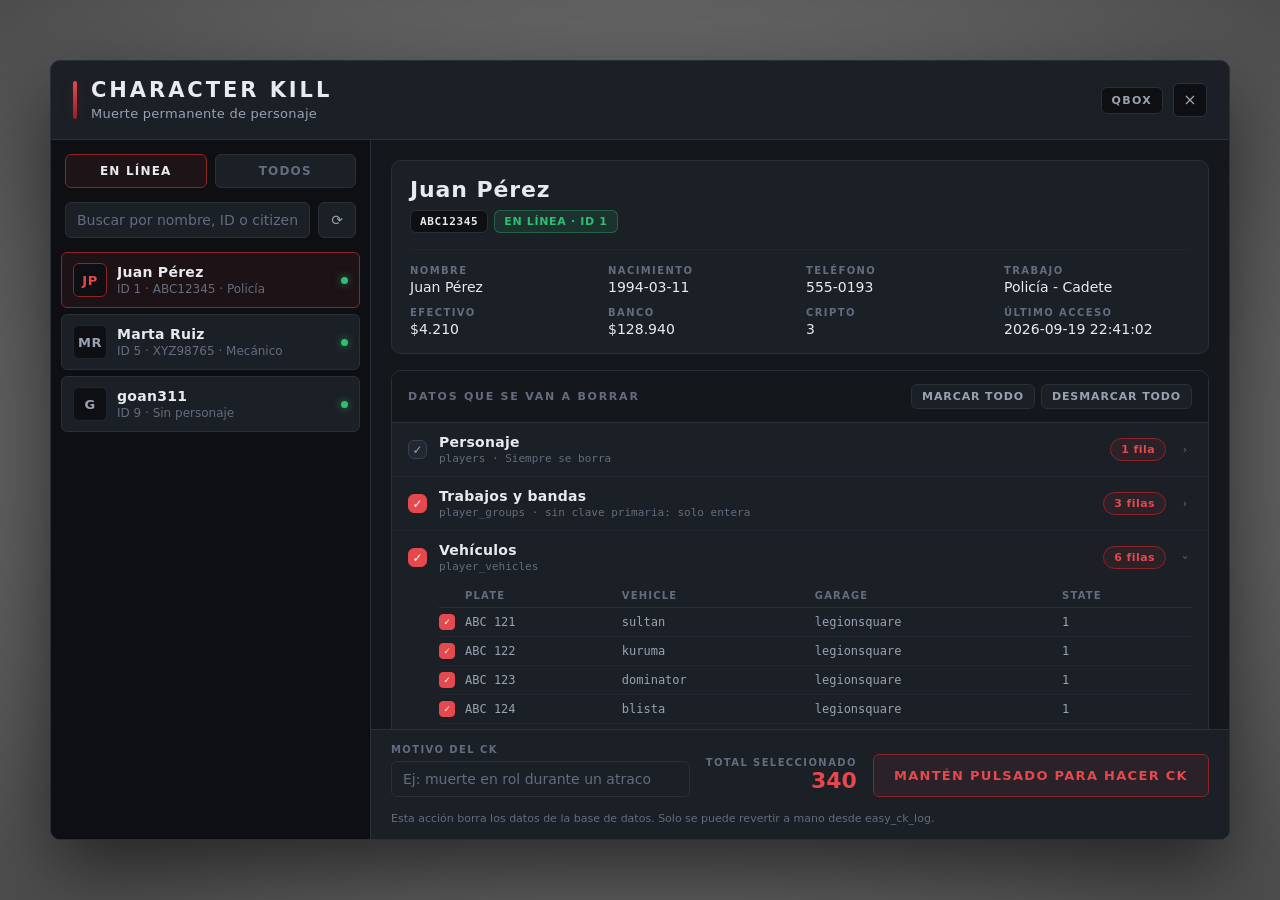
<file: tools/demo.html>
<!DOCTYPE html>
<html lang="es">
<head>
<meta charset="utf-8">
<title>21-easyck · demo</title>
<link rel="stylesheet" href="../html/style.css">
</head>
<body>
<!-- UI demo, for tweaking the design without starting a server.
     It loads the real html/style.css and html/app.js and feeds them sample data.

     Browsers will not read files over file://, so serve the folder instead:
       python3 -m http.server 8000
     and open http://localhost:8000/tools/demo.html -->
<div id="host"></div>

<script>
// Pulls the real markup from html/index.html into this page.
fetch('../html/index.html')
    .then((response) => response.text())
    .then((html) => {
        const doc = new DOMParser().parseFromString(html, 'text/html');
        document.getElementById('host').innerHTML = doc.getElementById('app').outerHTML;
        document.getElementById('app').classList.add('hidden');

        const script = document.createElement('script');
        script.src = '../html/app.js';
        script.onload = start;
        document.body.appendChild(script);
    });

const LOCALE = {
    title: 'Character Kill', subtitle: 'Muerte permanente de personaje',
    tab_online: 'En línea', tab_all: 'Todos', search: 'Buscar por nombre, ID o citizenid...',
    search_all: 'Buscar por nombre o citizenid...', load_more: 'Cargar más',
    no_players: 'No hay jugadores conectados', no_results: 'Ningún personaje coincide con la búsqueda',
    no_char: 'Sin personaje', empty_title: 'Selecciona un jugador',
    empty_text: 'Elige a alguien de la lista o busca un personaje desconectado para ver todo lo que se va a borrar.',
    loading: 'Cargando...', data: 'Datos que se van a borrar', select_all: 'Marcar todo',
    select_none: 'Desmarcar todo', locked: 'Siempre se borra', rows: 'filas', row: 'fila',
    empty_table: 'Sin datos', more_rows: 'y %s filas más', soft_delete: 'Se marcará como borrado',
    total: 'Total seleccionado', reason: 'Motivo del CK', reason_ph: 'Ej: muerte en rol durante un atraco',
    reason_req: 'Obligatorio', kill: 'Mantén pulsado para hacer CK', killing: 'Ejecutando CK...',
    close: 'Cerrar', status_online: 'En línea', status_offline: 'Desconectado',
    nothing_selected: 'No has seleccionado ninguna tabla.',
    detected: 'detectada', no_key: 'sin clave primaria: solo entera',
    showing: 'mostrando %s de %s', load_rows: 'Cargar todas las filas',
    loading_rows: 'Cargando filas...', rows_selected: '%s de %s filas',
    irreversible: 'Esta acción borra los datos de la base de datos. Solo se puede revertir a mano desde easy_ck_log.',
    f_name: 'Nombre', f_birth: 'Nacimiento', f_phone: 'Teléfono', f_job: 'Trabajo',
    f_gang: 'Banda', f_cash: 'Efectivo', f_bank: 'Banco', f_crypto: 'Cripto', f_last_seen: 'Último acceso',
};

function rows(count, make) {
    const out = [];
    for (let i = 1; i <= count; i++) out.push({ id: String(i), cells: make(i) });
    return out;
}

function table(name, label, count, columns, sample, extra) {
    return Object.assign({
        table: name, label, count, columns, rows: sample, key: 'id',
        links: ['citizenid'], mode: 'delete', locked: false, discovered: false, selected: true,
    }, extra || {});
}

function start() {
    window.postMessage({ action: 'open', data: {
        locale: LOCALE, framework: 'qbox', requireReason: false,
        players: [
            { id: 1, steam: 'jaiminator21', charId: 'ABC12345', name: 'Juan Pérez', job: 'Policía' },
            { id: 5, steam: 'Piquito2310', charId: 'XYZ98765', name: 'Marta Ruiz', job: 'Mecánico' },
            { id: 9, steam: 'goan311', charId: null, name: null, job: null },
        ],
    } }, '*');

    setTimeout(() => window.postMessage({ action: 'preview', data: {
        charId: 'ABC12345', name: 'Juan Pérez', online: 1, framework: 'qbox',
        summary: [
            { key: 'f_name', value: 'Juan Pérez' }, { key: 'f_birth', value: '1994-03-11' },
            { key: 'f_phone', value: '555-0193' }, { key: 'f_job', value: 'Policía - Cadete' },
            { key: 'f_cash', value: '$4.210' }, { key: 'f_bank', value: '$128.940' },
            { key: 'f_crypto', value: '3' }, { key: 'f_last_seen', value: '2026-09-19 22:41:02' },
        ],
        tables: [
            table('players', 'Personaje', 1, ['name', 'money'],
                [{ id: 'ABC12345', cells: ['jaiminator21', '{"cash":4210,"bank":128940}'] }],
                { locked: true, key: 'citizenid' }),
            table('player_groups', 'Trabajos y bandas', 3, ['group', 'type', 'grade'],
                rows(3, (i) => [['police', 'vagos', 'unemployed'][i - 1], i === 2 ? 'gang' : 'job', String(i)]),
                { key: null }),
            table('player_vehicles', 'Vehículos', 6, ['plate', 'vehicle', 'garage', 'state'],
                rows(6, (i) => [`ABC 12${i}`, ['sultan', 'kuruma', 'dominator', 'blista', 'faggio', 'sentinel'][i - 1], 'legionsquare', '1']),
                { open: true }),
            table('playerskins', 'Apariencia', 1, ['model'], rows(1, () => ['mp_m_freemode_01'])),
            table('player_outfits', 'Outfits', 4, ['outfitname', 'model'],
                rows(4, (i) => [['Uniforme', 'Playa', 'Traje', 'Gimnasio'][i - 1], 'mp_m_freemode_01'])),
            table('properties', 'Propiedades', 2, ['name'], rows(2, (i) => [['Mirror Park 4', 'Trastero'][i - 1]]),
                { links: ['owner'] }),
            table('twitter_accounts', 'twitter_accounts', 2, ['username', 'created'],
                rows(2, (i) => [['@juanp', '@jp_alt'][i - 1], '2026-04-0' + i]), { discovered: true }),
            table('npwd_messages', 'npwd_messages', 312, ['body', 'date'],
                rows(25, (i) => ['nos vemos en el taller', '2026-09-1' + (i % 9)]),
                { discovered: true, links: ['sender_citizenid', 'receiver_citizenid'] }),
            table('phone_messages', 'Mensajes', 184, ['number', 'message'],
                rows(25, (i) => ['555-010' + i, 'a las 22:00']), { selected: false }),
            table('phone_invoices', 'Facturas', 9, ['amount', 'society'], rows(9, (i) => [String(i * 120), 'mechanic'])),
        ],
    } }, '*'), 60);
}
</script>
</body>
</html>
</file>
<file: html/style.css>
/* 21-easyck --------------------------------------------------------------
   Same visual language as 21-hud and 21-garages: graphite, 1px hairlines,
   small-caps headings, an accent bar in the header and the accent marking
   whatever is active. Here the accent is red, because everything this panel
   does is destructive.
------------------------------------------------------------------------ */

:root {
    --bg-deep:    #0d0f12;
    --bg-panel:   #14171c;
    --bg-raised:  #1b1f26;
    --bg-hover:   #222732;
    --line:       #2a2f3a;
    --line-soft:  #202531;

    --text:       #e8eaef;
    --dim:        #9aa2b1;
    --faint:      #646c7d;

    --accent:      #e5484d;
    --accent-dim:  #8f2427;
    --accent-lift: #f26b70;
    --accent-glow: rgba(229, 72, 77, .18);
    --accent-tint: rgba(229, 72, 77, .08);

    --good:      #2fbf71;
    --good-soft: rgba(47, 191, 113, .12);
    --warn:      #d8a341;
    --warn-soft: rgba(216, 163, 65, .12);

    --radius:    10px;
    --radius-sm: 6px;
    --font: 'Rajdhani', 'Segoe UI Semibold', 'Segoe UI', system-ui, -apple-system, sans-serif;
}

* { box-sizing: border-box; margin: 0; padding: 0; }

body {
    font-family: var(--font);
    color: var(--text);
    background: transparent;
    height: 100vh;
    overflow: hidden;
    user-select: none;
}

.hidden { display: none !important; }

#app {
    position: fixed;
    inset: 0;
    display: grid;
    place-items: center;
    background: radial-gradient(ellipse at center, rgba(0, 0, 0, .45) 0%, rgba(0, 0, 0, .7) 100%);
}

.panel {
    width: min(1180px, 93vw);
    height: min(780px, 88vh);
    display: flex;
    flex-direction: column;
    background: var(--bg-panel);
    border: 1px solid var(--line);
    border-radius: var(--radius);
    box-shadow: 0 32px 80px rgba(0, 0, 0, .6);
    overflow: hidden;
    animation: panelRise .22s cubic-bezier(.2, .8, .3, 1);
}

@keyframes panelRise {
    from { opacity: 0; transform: translateY(12px); }
    to   { opacity: 1; transform: none; }
}

/* ── Header ─────────────────────────────────────────────────────────── */

.panel-head {
    display: flex;
    align-items: center;
    justify-content: space-between;
    gap: 20px;
    padding: 18px 22px;
    background: var(--bg-raised);
    border-bottom: 1px solid var(--line);
}

.brand { position: relative; padding-left: 18px; }

.brand::before {
    content: '';
    position: absolute;
    left: 0;
    top: 2px;
    width: 4px;
    height: 38px;
    border-radius: 2px;
    background: linear-gradient(180deg, var(--accent), var(--accent-dim));
    box-shadow: 0 0 14px var(--accent-glow);
}

.brand h1 {
    font-size: 21px;
    font-weight: 700;
    letter-spacing: .14em;
    text-transform: uppercase;
    line-height: 1.1;
}

.brand p { margin-top: 4px; font-size: 13px; color: var(--dim); letter-spacing: .02em; }

.head-right { display: flex; align-items: center; gap: 10px; }

.badge {
    font-size: 11px;
    font-weight: 700;
    text-transform: uppercase;
    letter-spacing: .12em;
    color: var(--dim);
    background: var(--bg-deep);
    border: 1px solid var(--line);
    padding: 6px 10px;
    border-radius: var(--radius-sm);
}

.icon-btn {
    width: 34px;
    height: 34px;
    flex: none;
    border: 1px solid var(--line);
    border-radius: var(--radius-sm);
    background: var(--bg-deep);
    color: var(--dim);
    font-size: 16px;
    line-height: 1;
    font-family: inherit;
    cursor: pointer;
    transition: background .15s ease, border-color .15s ease, color .15s ease;
}

.icon-btn:hover { background: var(--accent); border-color: var(--accent); color: #fff; }

/* ── Body ───────────────────────────────────────────────────────────── */

.panel-body {
    flex: 1;
    display: grid;
    grid-template-columns: 320px 1fr;
    min-height: 0;
}

/* ── Sidebar ────────────────────────────────────────────────────────── */

.sidebar {
    display: flex;
    flex-direction: column;
    min-height: 0;
    background: var(--bg-deep);
    border-right: 1px solid var(--line);
}

.tabs { display: flex; flex: none; gap: 8px; padding: 14px 14px 0; }

.tab {
    flex: 1;
    padding: 9px;
    font-family: inherit;
    font-size: 12px;
    font-weight: 700;
    letter-spacing: .1em;
    text-transform: uppercase;
    color: var(--faint);
    background: var(--bg-raised);
    border: 1px solid var(--line);
    border-radius: var(--radius-sm);
    cursor: pointer;
    transition: background .16s ease, border-color .16s ease, color .16s ease;
}

.tab:hover { background: var(--bg-hover); color: var(--text); }
.tab.active { background: var(--accent-tint); border-color: var(--accent-dim); color: var(--text); }

.search { display: flex; flex: none; gap: 8px; padding: 14px; }

.search input,
.reason-wrap input {
    flex: 1;
    min-width: 0;
    background: var(--bg-raised);
    border: 1px solid var(--line);
    border-radius: var(--radius-sm);
    padding: 9px 11px;
    color: var(--text);
    font-family: inherit;
    font-size: 14px;
    outline: none;
    transition: border-color .15s ease;
}

.search input:focus,
.reason-wrap input:focus { border-color: var(--accent-dim); }
.search input::placeholder,
.reason-wrap input::placeholder { color: var(--faint); }

.ghost-btn {
    font-family: inherit;
    font-size: 14px;
    color: var(--dim);
    background: var(--bg-raised);
    border: 1px solid var(--line);
    border-radius: var(--radius-sm);
    padding: 0 12px;
    cursor: pointer;
    transition: background .15s ease, border-color .15s ease, color .15s ease;
}

.ghost-btn:hover { background: var(--bg-hover); border-color: #39404f; color: var(--text); }

.ghost-btn.sm {
    padding: 5px 10px;
    font-size: 11px;
    font-weight: 700;
    letter-spacing: .08em;
    text-transform: uppercase;
}

.list { flex: 1; min-height: 0; overflow-y: auto; padding: 0 10px 10px; }

.entry {
    display: flex;
    align-items: center;
    gap: 10px;
    padding: 10px 11px;
    margin-bottom: 6px;
    background: var(--bg-raised);
    border: 1px solid var(--line);
    border-radius: var(--radius-sm);
    cursor: pointer;
    transition: background .16s ease, border-color .16s ease;
}

.entry:hover { background: var(--bg-hover); border-color: #39404f; }
.entry.active { background: var(--accent-tint); border-color: var(--accent-dim); }

.avatar {
    width: 34px;
    height: 34px;
    flex: none;
    display: grid;
    place-items: center;
    background: var(--bg-deep);
    border: 1px solid var(--line-soft);
    border-radius: var(--radius-sm);
    font-size: 13px;
    font-weight: 700;
    letter-spacing: .04em;
    color: var(--dim);
}

.entry.active .avatar { color: var(--accent); border-color: var(--accent-dim); }

.entry-info { flex: 1; min-width: 0; }

.entry-name {
    font-size: 14px;
    font-weight: 600;
    letter-spacing: .02em;
    white-space: nowrap;
    overflow: hidden;
    text-overflow: ellipsis;
}

.entry-meta {
    margin-top: 2px;
    font-size: 12px;
    color: var(--faint);
    white-space: nowrap;
    overflow: hidden;
    text-overflow: ellipsis;
}

.dot { width: 7px; height: 7px; flex: none; border-radius: 50%; background: #39404f; }
.dot.on { background: var(--good); box-shadow: 0 0 8px rgba(47, 191, 113, .7); }

.more-btn {
    flex: none;
    margin: 0 14px 14px;
    padding: 9px;
    font-family: inherit;
    font-size: 12px;
    font-weight: 700;
    letter-spacing: .08em;
    text-transform: uppercase;
    color: var(--dim);
    background: var(--bg-raised);
    border: 1px solid var(--line);
    border-radius: var(--radius-sm);
    cursor: pointer;
    transition: background .15s ease, color .15s ease;
}

.more-btn:hover { background: var(--bg-hover); color: var(--text); }

.list-empty { padding: 28px 14px; text-align: center; font-size: 13px; color: var(--faint); }

/* ── Content ────────────────────────────────────────────────────────── */

.content { display: flex; flex-direction: column; min-height: 0; }

.empty {
    flex: 1;
    display: flex;
    flex-direction: column;
    align-items: center;
    justify-content: center;
    gap: 10px;
    padding: 40px;
    text-align: center;
}

.empty-mark {
    width: 52px;
    height: 52px;
    display: grid;
    place-items: center;
    font-size: 24px;
    color: var(--faint);
    background: var(--bg-raised);
    border: 1px solid var(--line);
    border-radius: var(--radius);
}

.empty h2 {
    font-size: 15px;
    font-weight: 700;
    letter-spacing: .14em;
    text-transform: uppercase;
}

.empty p { max-width: 400px; font-size: 13px; color: var(--faint); line-height: 1.5; }

.preview {
    flex: 1;
    min-height: 0;
    overflow-y: auto;
    padding: 20px;
    display: flex;
    flex-direction: column;
    gap: 16px;
}

/* Without this the cards shrink to fit the flex column and the table list gets
   clipped instead of overflowing, so the scrollbar never appears. They must keep
   their height and let the container scroll. */
.preview > * { flex: 0 0 auto; }

.card {
    background: var(--bg-raised);
    border: 1px solid var(--line);
    border-radius: var(--radius);
    overflow: hidden;
}

/* Character sheet */

.char-card { padding: 16px 18px; }

.char-head h2 { font-size: 22px; font-weight: 700; letter-spacing: .04em; }

.chips { display: flex; flex-wrap: wrap; gap: 6px; margin-top: 8px; }

.chip {
    font-size: 11px;
    font-weight: 600;
    letter-spacing: .06em;
    text-transform: uppercase;
    padding: 4px 9px;
    border-radius: var(--radius-sm);
    background: var(--bg-deep);
    border: 1px solid var(--line);
    color: var(--dim);
}

.chip.mono { font-family: ui-monospace, Menlo, Consolas, monospace; text-transform: none; color: var(--text); }
.chip.on { color: var(--good); border-color: rgba(47, 191, 113, .35); background: var(--good-soft); }

.fields {
    display: grid;
    grid-template-columns: repeat(auto-fill, minmax(150px, 1fr));
    gap: 12px;
    margin-top: 16px;
    padding-top: 15px;
    border-top: 1px solid var(--line-soft);
}

.field-label {
    font-size: 10px;
    font-weight: 700;
    letter-spacing: .14em;
    text-transform: uppercase;
    color: var(--faint);
}

.field-value { margin-top: 3px; font-size: 14px; word-break: break-word; }

/* Tables */

.card-head {
    display: flex;
    align-items: center;
    justify-content: space-between;
    gap: 12px;
    padding: 13px 16px;
    background: var(--bg-panel);
    border-bottom: 1px solid var(--line);
}

.card-head h3 {
    font-size: 11px;
    font-weight: 700;
    letter-spacing: .16em;
    text-transform: uppercase;
    color: var(--faint);
}

.card-head-actions { display: flex; gap: 6px; }

.table-row { border-bottom: 1px solid var(--line-soft); }
.table-row:last-child { border-bottom: none; }
.table-row.off .table-label,
.table-row.off .table-sub { opacity: .45; }

.table-main {
    display: flex;
    align-items: center;
    gap: 12px;
    padding: 11px 16px;
    cursor: pointer;
    transition: background .14s ease;
}

.table-main:hover { background: var(--bg-hover); }

.check {
    width: 19px;
    height: 19px;
    flex: none;
    display: grid;
    place-items: center;
    border: 1px solid var(--line);
    border-radius: var(--radius-sm);
    background: var(--bg-deep);
    font-size: 12px;
    line-height: 1;
    color: transparent;
    transition: background .14s ease, border-color .14s ease, color .14s ease;
}

.check.on { background: var(--accent); border-color: var(--accent); color: #fff; }
.check.locked { background: var(--bg-hover); border-color: #39404f; color: var(--dim); }

/* Partial selection: not the whole table, only the ticked rows */
.check.partial { background: var(--warn); border-color: var(--warn); color: #14171c; font-weight: 700; }

/* Per-row checkbox */
.row-check {
    width: 16px;
    height: 16px;
    display: grid;
    place-items: center;
    border: 1px solid var(--line);
    border-radius: 4px;
    background: var(--bg-deep);
    font-size: 10px;
    line-height: 1;
    color: transparent;
    cursor: pointer;
    transition: background .12s ease, border-color .12s ease, color .12s ease;
}

.row-check:hover { border-color: #39404f; }
.row-check.on { background: var(--accent); border-color: var(--accent); color: #fff; }
.row-check.disabled { cursor: not-allowed; opacity: .4; color: var(--dim); }

.table-name { flex: 1; min-width: 0; }

.table-label { font-size: 14px; font-weight: 600; letter-spacing: .02em; }

.table-sub {
    margin-top: 2px;
    font-size: 11px;
    color: var(--faint);
    font-family: ui-monospace, Menlo, Consolas, monospace;
}

.count {
    font-size: 11px;
    font-weight: 700;
    letter-spacing: .04em;
    padding: 4px 10px;
    border-radius: 999px;
    background: var(--bg-deep);
    border: 1px solid var(--line);
    color: var(--faint);
    font-variant-numeric: tabular-nums;
}

.count.has { color: var(--accent); border-color: var(--accent-dim); background: var(--accent-tint); }
.count.soft { color: var(--warn); border-color: rgba(216, 163, 65, .35); background: var(--warn-soft); }

.caret {
    width: 14px;
    text-align: center;
    font-size: 11px;
    color: var(--faint);
    transition: transform .16s ease;
}

.table-row.open .caret { transform: rotate(90deg); }

.rows { display: none; padding: 0 16px 14px 47px; overflow-x: auto; }
.table-row.open .rows { display: block; }

table { width: 100%; border-collapse: collapse; font-size: 12px; }

th {
    padding: 6px 12px 6px 0;
    text-align: left;
    font-size: 10px;
    font-weight: 700;
    letter-spacing: .12em;
    text-transform: uppercase;
    color: var(--faint);
    border-bottom: 1px solid var(--line);
}

td {
    padding: 6px 12px 6px 0;
    max-width: 260px;
    overflow: hidden;
    text-overflow: ellipsis;
    white-space: nowrap;
    color: var(--dim);
    font-family: ui-monospace, Menlo, Consolas, monospace;
    border-bottom: 1px solid var(--line-soft);
}

th.pick, td.pick { width: 26px; padding-right: 10px; }

/* Unticked row: visibly kept */
tr.unchecked td { opacity: .35; }

.rows-more,
.rows-empty { padding-top: 8px; font-size: 11px; color: var(--faint); }

.rows-more { display: flex; align-items: center; gap: 10px; }

/* ── Footer ─────────────────────────────────────────────────────────── */

.actions {
    display: flex;
    flex: none;
    align-items: flex-end;
    gap: 16px;
    padding: 14px 20px;
    background: var(--bg-raised);
    border-top: 1px solid var(--line);
}

.reason-wrap { flex: 1; min-width: 0; display: flex; flex-direction: column; gap: 6px; }

.reason-wrap label {
    font-size: 10px;
    font-weight: 700;
    letter-spacing: .14em;
    text-transform: uppercase;
    color: var(--faint);
}

.total-wrap { padding-bottom: 4px; text-align: right; }

.total-label {
    display: block;
    font-size: 10px;
    font-weight: 700;
    letter-spacing: .14em;
    text-transform: uppercase;
    color: var(--faint);
}

.total-value {
    font-size: 22px;
    font-weight: 700;
    color: var(--accent);
    font-variant-numeric: tabular-nums;
}

.kill-btn {
    position: relative;
    overflow: hidden;
    min-width: 270px;
    padding: 13px 20px;
    font-family: inherit;
    font-size: 13px;
    font-weight: 700;
    letter-spacing: .1em;
    text-transform: uppercase;
    color: var(--accent);
    background: var(--accent-tint);
    border: 1px solid var(--accent-dim);
    border-radius: var(--radius-sm);
    cursor: pointer;
    transition: background .15s ease, border-color .15s ease, color .15s ease;
}

.kill-btn:hover { border-color: var(--accent); background: rgba(229, 72, 77, .16); }
.kill-btn:disabled { opacity: .4; cursor: not-allowed; }

.kill-fill {
    position: absolute;
    inset: 0;
    width: 0;
    background: linear-gradient(90deg, var(--accent-dim), var(--accent));
    transition: width .06s linear;
}

.kill-label { position: relative; z-index: 1; }
.kill-btn.holding .kill-label { color: #fff; }

.warning {
    flex: none;
    padding: 0 20px 12px;
    background: var(--bg-raised);
    font-size: 11px;
    line-height: 1.45;
    color: var(--faint);
}

/* ── Toast ──────────────────────────────────────────────────────────── */

.toast {
    position: absolute;
    bottom: 30px;
    left: 50%;
    transform: translateX(-50%);
    max-width: 640px;
    padding: 12px 18px;
    font-size: 14px;
    background: var(--bg-raised);
    border: 1px solid var(--line);
    border-radius: var(--radius-sm);
    box-shadow: 0 16px 40px rgba(0, 0, 0, .55);
    animation: panelRise .16s ease-out;
}

.toast.ok { border-color: rgba(47, 191, 113, .5); color: #9de8c2; }
.toast.err { border-color: var(--accent-dim); color: var(--accent-lift); }

/* ── Scrollbars ─────────────────────────────────────────────────────── */

::-webkit-scrollbar { width: 8px; height: 8px; }
::-webkit-scrollbar-track { background: transparent; }
::-webkit-scrollbar-thumb { background: var(--line); border-radius: 4px; }
::-webkit-scrollbar-thumb:hover { background: #39404f; }
</file>
